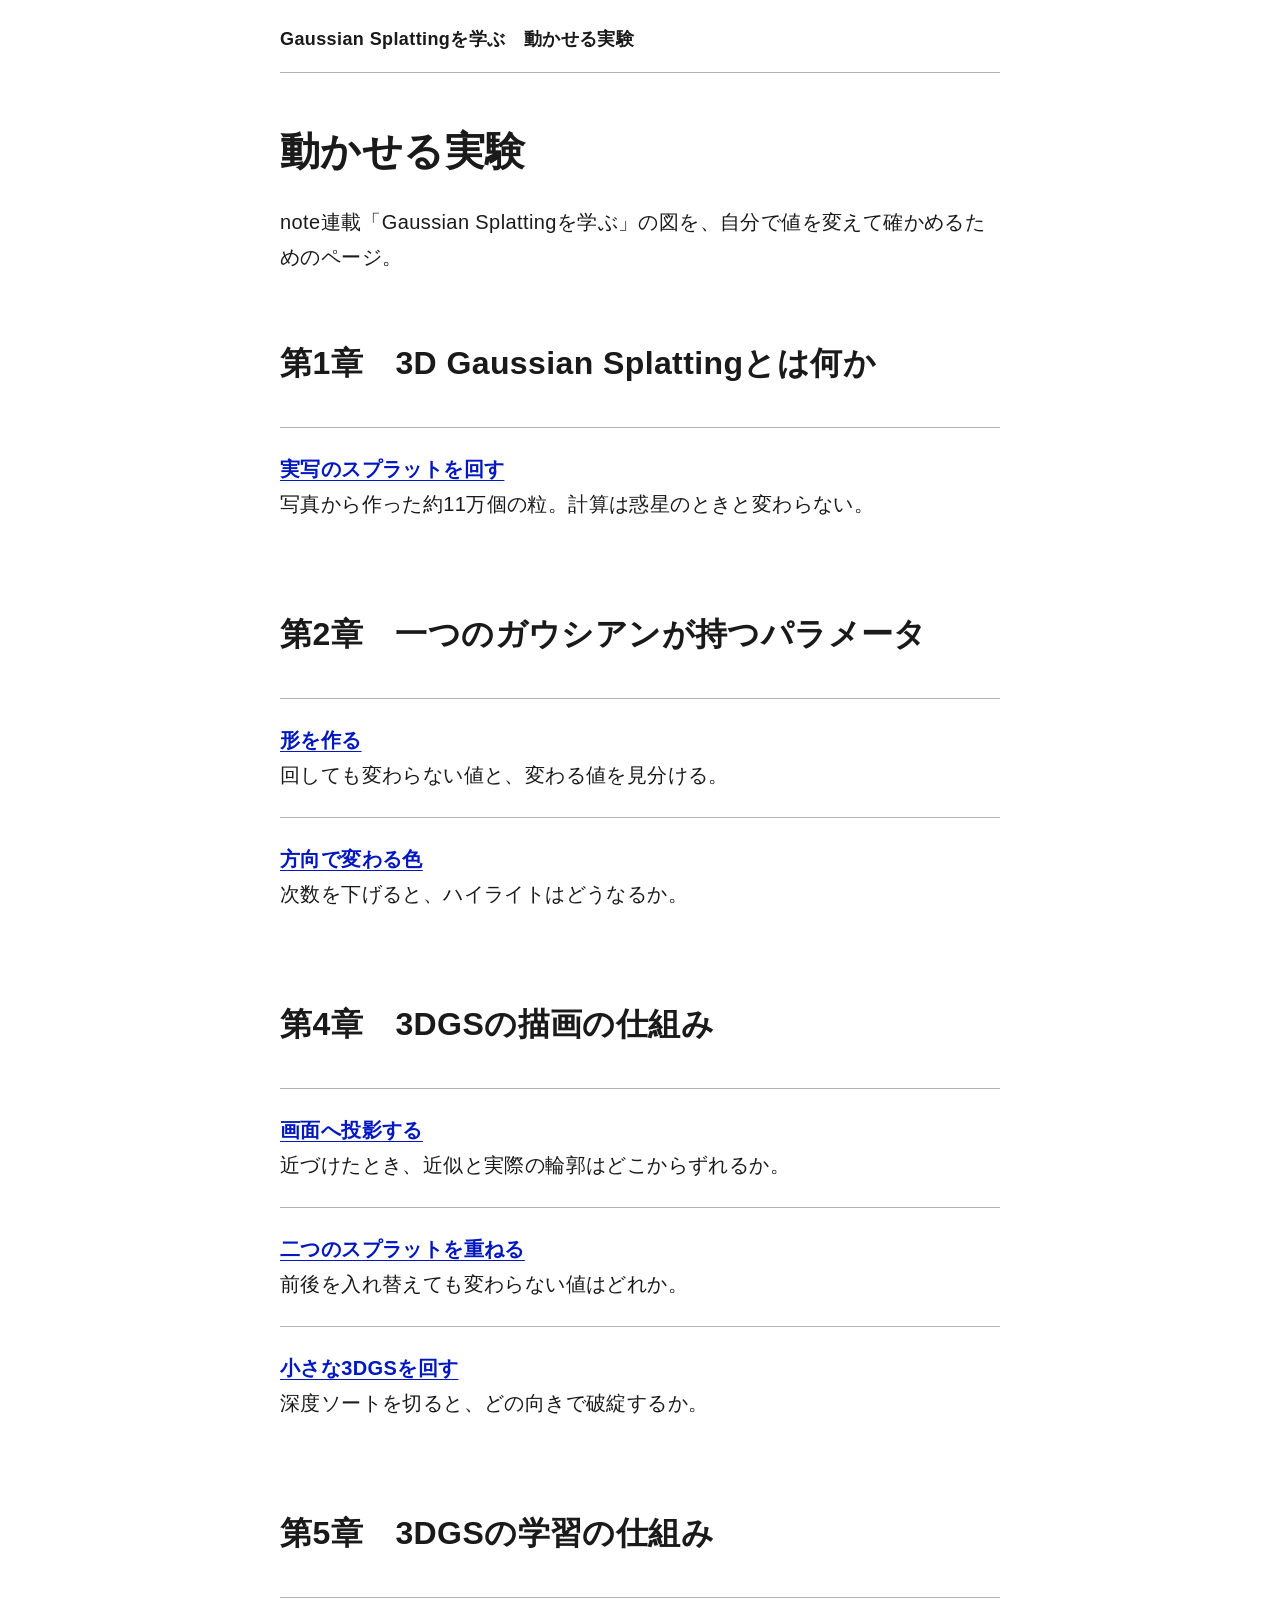
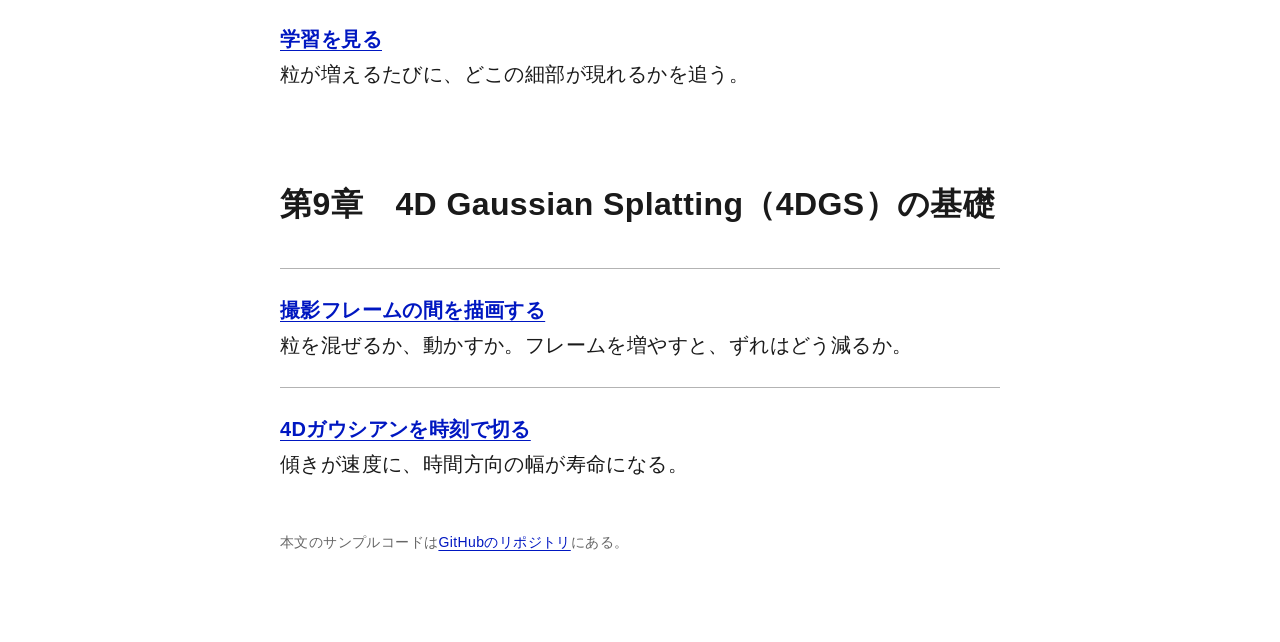
<file: docs/index.html>
<!doctype html>
<html lang="ja">
<head>
<meta charset="utf-8">
<meta name="viewport" content="width=device-width, initial-scale=1">
<meta name="color-scheme" content="light dark">
<title>動かせる実験 | Gaussian Splattingを学ぶ</title>
<link rel="stylesheet" href="./site.css">
</head>
<body>
<header class="site-header"><a class="site-title" href="./">Gaussian Splattingを学ぶ　動かせる実験</a></header>
<main id="main">
<h1>動かせる実験</h1>
<p class="lead">note連載「Gaussian Splattingを学ぶ」の図を、自分で値を変えて確かめるためのページ。</p>
<h2>第1章　3D Gaussian Splattingとは何か</h2>
<ul class="lab-list"><li><a href="./lab/real3d/">実写のスプラットを回す</a><br>写真から作った約11万個の粒。計算は惑星のときと変わらない。</li></ul>
<h2>第2章　一つのガウシアンが持つパラメータ</h2>
<ul class="lab-list"><li><a href="./lab/covariance/">形を作る</a><br>回しても変わらない値と、変わる値を見分ける。</li><li><a href="./lab/sh/">方向で変わる色</a><br>次数を下げると、ハイライトはどうなるか。</li></ul>
<h2>第4章　3DGSの描画の仕組み</h2>
<ul class="lab-list"><li><a href="./lab/projection/">画面へ投影する</a><br>近づけたとき、近似と実際の輪郭はどこからずれるか。</li><li><a href="./lab/compositing/">二つのスプラットを重ねる</a><br>前後を入れ替えても変わらない値はどれか。</li><li><a href="./lab/splat3d/">小さな3DGSを回す</a><br>深度ソートを切ると、どの向きで破綻するか。</li></ul>
<h2>第5章　3DGSの学習の仕組み</h2>
<ul class="lab-list"><li><a href="./lab/training/">学習を見る</a><br>粒が増えるたびに、どこの細部が現れるかを追う。</li></ul>
<h2>第9章　4D Gaussian Splatting（4DGS）の基礎</h2>
<ul class="lab-list"><li><a href="./lab/interp/">撮影フレームの間を描画する</a><br>粒を混ぜるか、動かすか。フレームを増やすと、ずれはどう減るか。</li><li><a href="./lab/spacetime/">4Dガウシアンを時刻で切る</a><br>傾きが速度に、時間方向の幅が寿命になる。</li></ul>
<p class="fine">本文のサンプルコードは<a href="https://github.com/satoooh/gaussian-splatting-guide/tree/main/code">GitHubのリポジトリ</a>にある。</p>
</main>
</body>
</html>
</file>
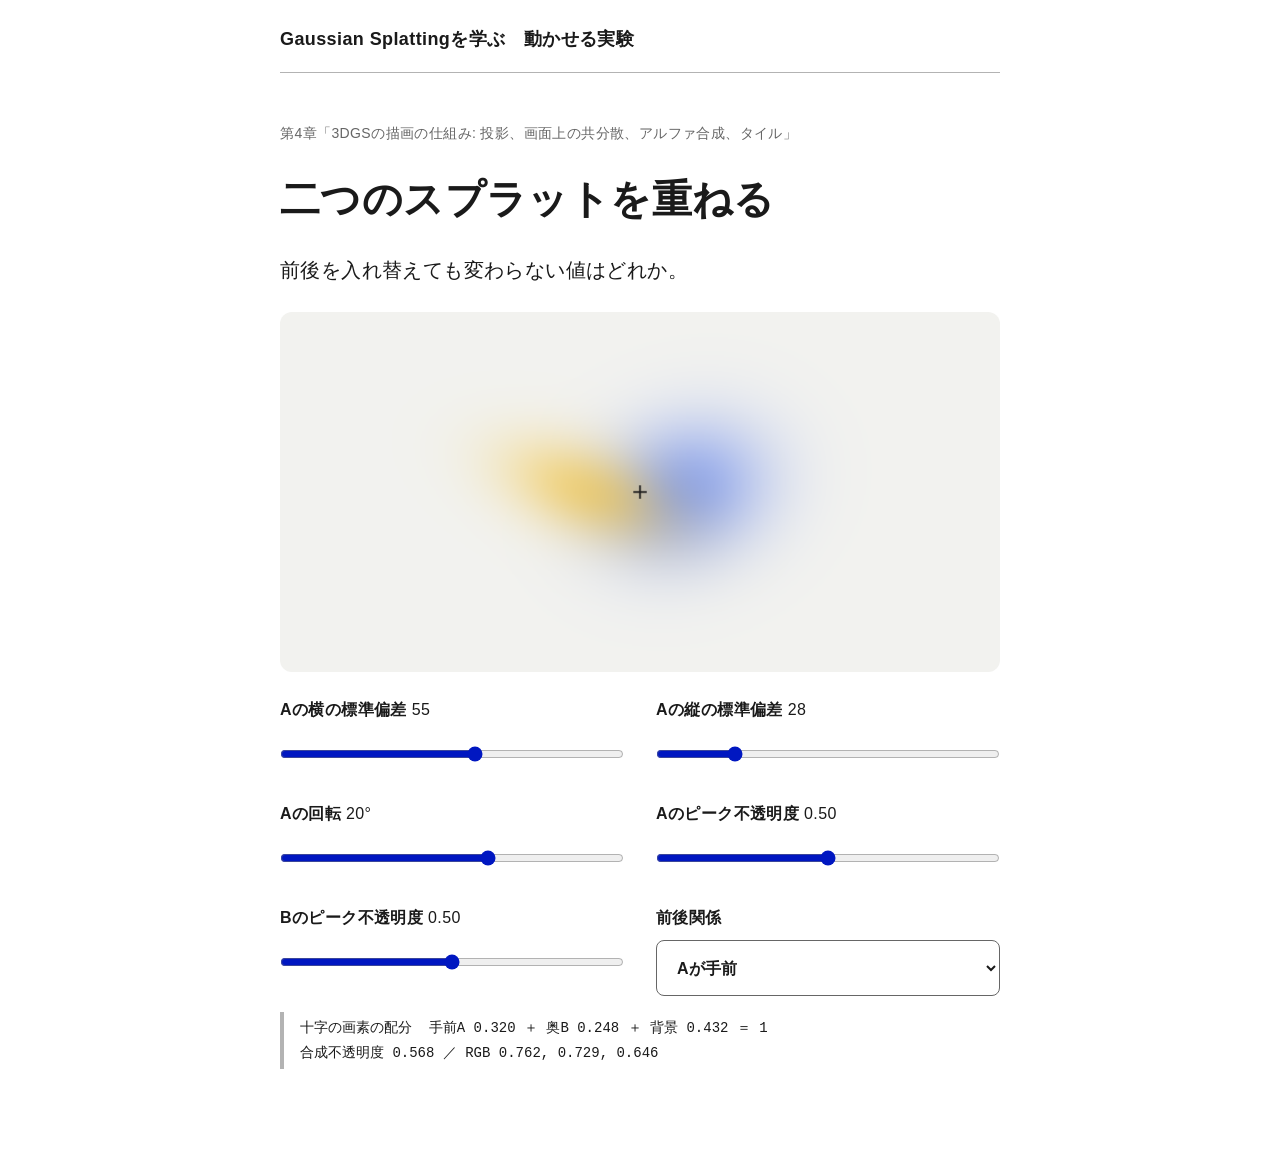
<file: docs/lab/compositing/index.html>
<!doctype html>
<html lang="ja">
<head>
<meta charset="utf-8">
<meta name="viewport" content="width=device-width, initial-scale=1">
<meta name="color-scheme" content="light dark">
<title>二つのスプラットを重ねる | Gaussian Splattingを学ぶ</title>
<link rel="stylesheet" href="../../site.css">
</head>
<body>
<header class="site-header"><a class="site-title" href="../../">Gaussian Splattingを学ぶ　動かせる実験</a></header>
<main id="main">
<p class="eyebrow">第4章「3DGSの描画の仕組み: 投影、画面上の共分散、アルファ合成、タイル」</p>
<h1>二つのスプラットを重ねる</h1>
<p class="lead">前後を入れ替えても変わらない値はどれか。</p>
<div data-lab="compositing"><noscript>この実験にはJavaScriptが必要です。</noscript></div>
<script type="module">
import { mountLab } from '../../labs/loaders.mjs';
const host = document.querySelector('[data-lab]');
mountLab(host.dataset.lab, host);
</script>
</main>
</body>
</html>
</file>
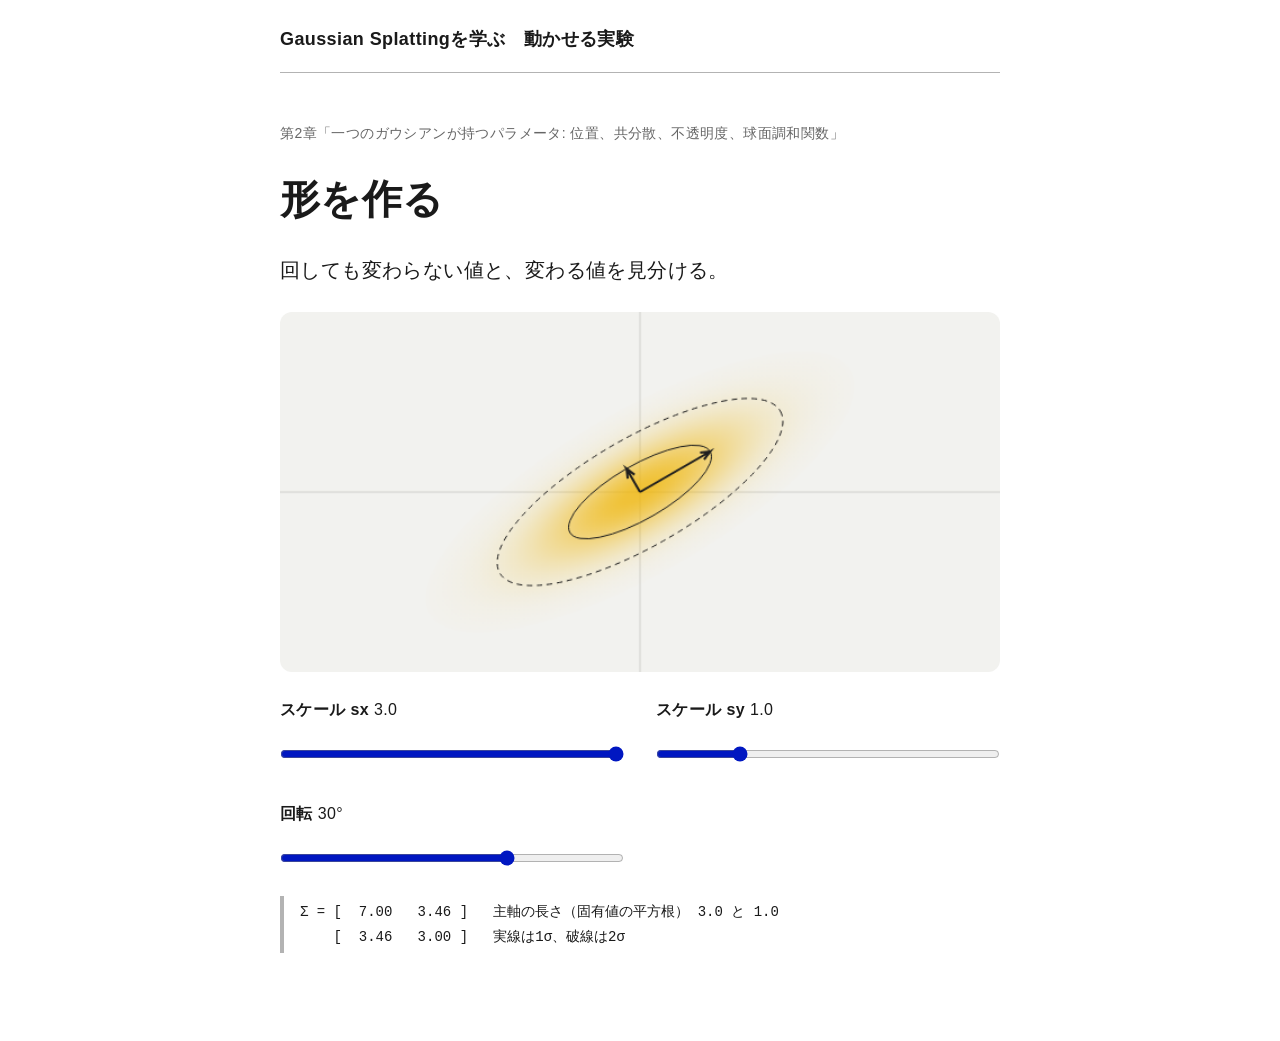
<file: docs/lab/covariance/index.html>
<!doctype html>
<html lang="ja">
<head>
<meta charset="utf-8">
<meta name="viewport" content="width=device-width, initial-scale=1">
<meta name="color-scheme" content="light dark">
<title>形を作る | Gaussian Splattingを学ぶ</title>
<link rel="stylesheet" href="../../site.css">
</head>
<body>
<header class="site-header"><a class="site-title" href="../../">Gaussian Splattingを学ぶ　動かせる実験</a></header>
<main id="main">
<p class="eyebrow">第2章「一つのガウシアンが持つパラメータ: 位置、共分散、不透明度、球面調和関数」</p>
<h1>形を作る</h1>
<p class="lead">回しても変わらない値と、変わる値を見分ける。</p>
<div data-lab="covariance"><noscript>この実験にはJavaScriptが必要です。</noscript></div>
<script type="module">
import { mountLab } from '../../labs/loaders.mjs';
const host = document.querySelector('[data-lab]');
mountLab(host.dataset.lab, host);
</script>
</main>
</body>
</html>
</file>
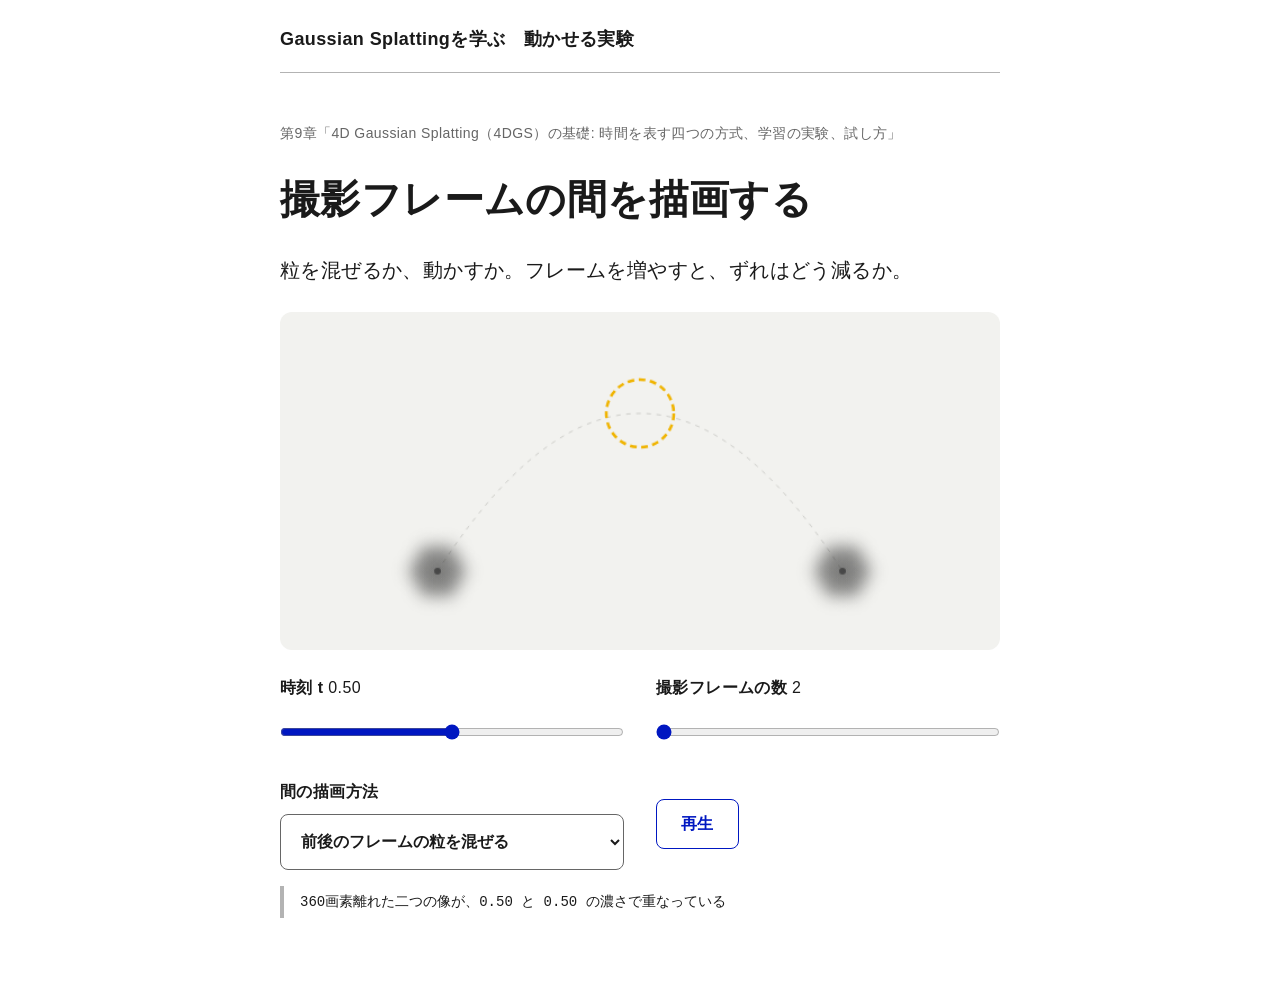
<file: docs/lab/interp/index.html>
<!doctype html>
<html lang="ja">
<head>
<meta charset="utf-8">
<meta name="viewport" content="width=device-width, initial-scale=1">
<meta name="color-scheme" content="light dark">
<title>撮影フレームの間を描画する | Gaussian Splattingを学ぶ</title>
<link rel="stylesheet" href="../../site.css">
</head>
<body>
<header class="site-header"><a class="site-title" href="../../">Gaussian Splattingを学ぶ　動かせる実験</a></header>
<main id="main">
<p class="eyebrow">第9章「4D Gaussian Splatting（4DGS）の基礎: 時間を表す四つの方式、学習の実験、試し方」</p>
<h1>撮影フレームの間を描画する</h1>
<p class="lead">粒を混ぜるか、動かすか。フレームを増やすと、ずれはどう減るか。</p>
<div data-lab="interp"><noscript>この実験にはJavaScriptが必要です。</noscript></div>
<script type="module">
import { mountLab } from '../../labs/loaders.mjs';
const host = document.querySelector('[data-lab]');
mountLab(host.dataset.lab, host);
</script>
</main>
</body>
</html>
</file>
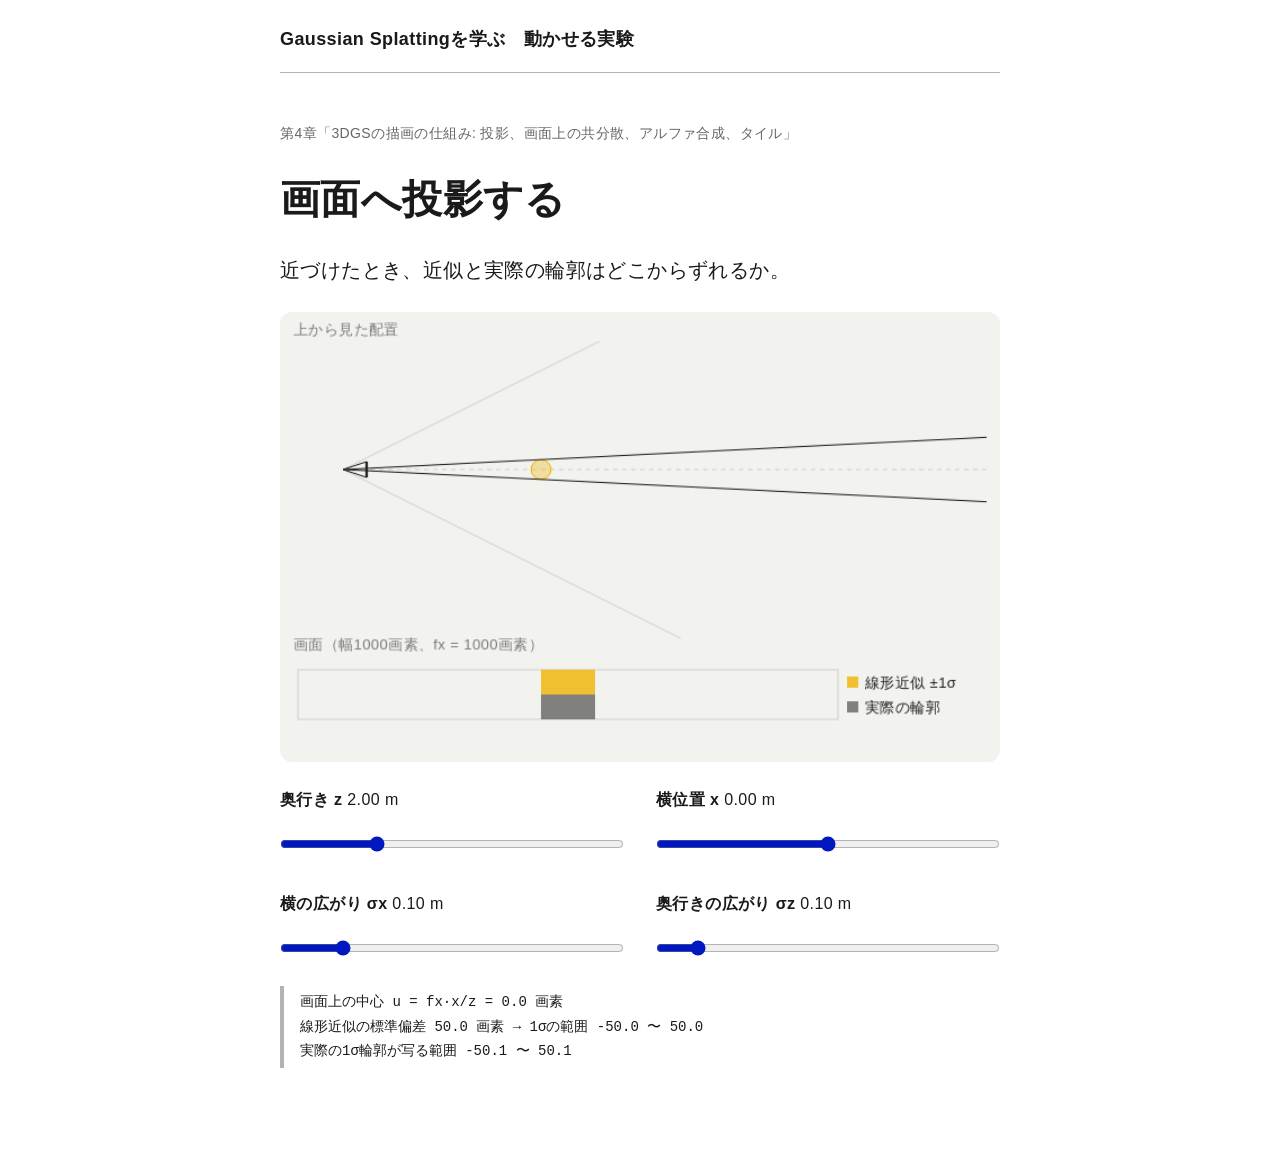
<file: docs/lab/projection/index.html>
<!doctype html>
<html lang="ja">
<head>
<meta charset="utf-8">
<meta name="viewport" content="width=device-width, initial-scale=1">
<meta name="color-scheme" content="light dark">
<title>画面へ投影する | Gaussian Splattingを学ぶ</title>
<link rel="stylesheet" href="../../site.css">
</head>
<body>
<header class="site-header"><a class="site-title" href="../../">Gaussian Splattingを学ぶ　動かせる実験</a></header>
<main id="main">
<p class="eyebrow">第4章「3DGSの描画の仕組み: 投影、画面上の共分散、アルファ合成、タイル」</p>
<h1>画面へ投影する</h1>
<p class="lead">近づけたとき、近似と実際の輪郭はどこからずれるか。</p>
<div data-lab="projection"><noscript>この実験にはJavaScriptが必要です。</noscript></div>
<script type="module">
import { mountLab } from '../../labs/loaders.mjs';
const host = document.querySelector('[data-lab]');
mountLab(host.dataset.lab, host);
</script>
</main>
</body>
</html>
</file>
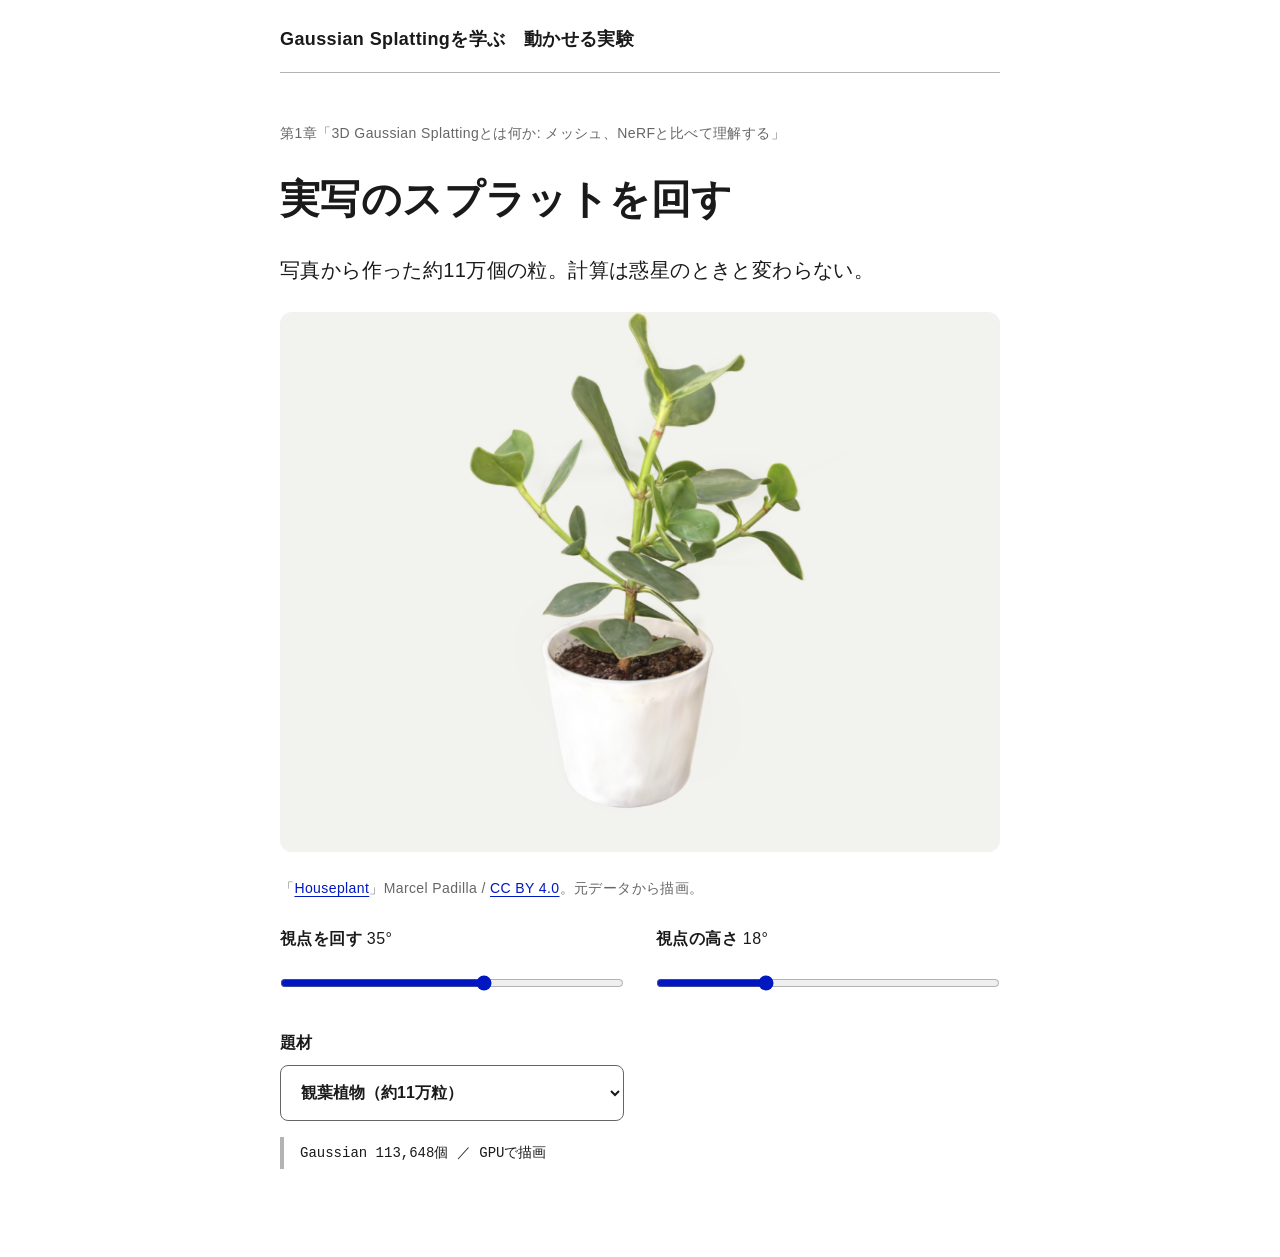
<file: docs/lab/real3d/index.html>
<!doctype html>
<html lang="ja">
<head>
<meta charset="utf-8">
<meta name="viewport" content="width=device-width, initial-scale=1">
<meta name="color-scheme" content="light dark">
<title>実写のスプラットを回す | Gaussian Splattingを学ぶ</title>
<link rel="stylesheet" href="../../site.css">
</head>
<body>
<header class="site-header"><a class="site-title" href="../../">Gaussian Splattingを学ぶ　動かせる実験</a></header>
<main id="main">
<p class="eyebrow">第1章「3D Gaussian Splattingとは何か: メッシュ、NeRFと比べて理解する」</p>
<h1>実写のスプラットを回す</h1>
<p class="lead">写真から作った約11万個の粒。計算は惑星のときと変わらない。</p>
<div data-lab="real3d"><noscript>この実験にはJavaScriptが必要です。</noscript></div>
<script type="module">
import { mountLab } from '../../labs/loaders.mjs';
const host = document.querySelector('[data-lab]');
mountLab(host.dataset.lab, host);
</script>
</main>
</body>
</html>
</file>
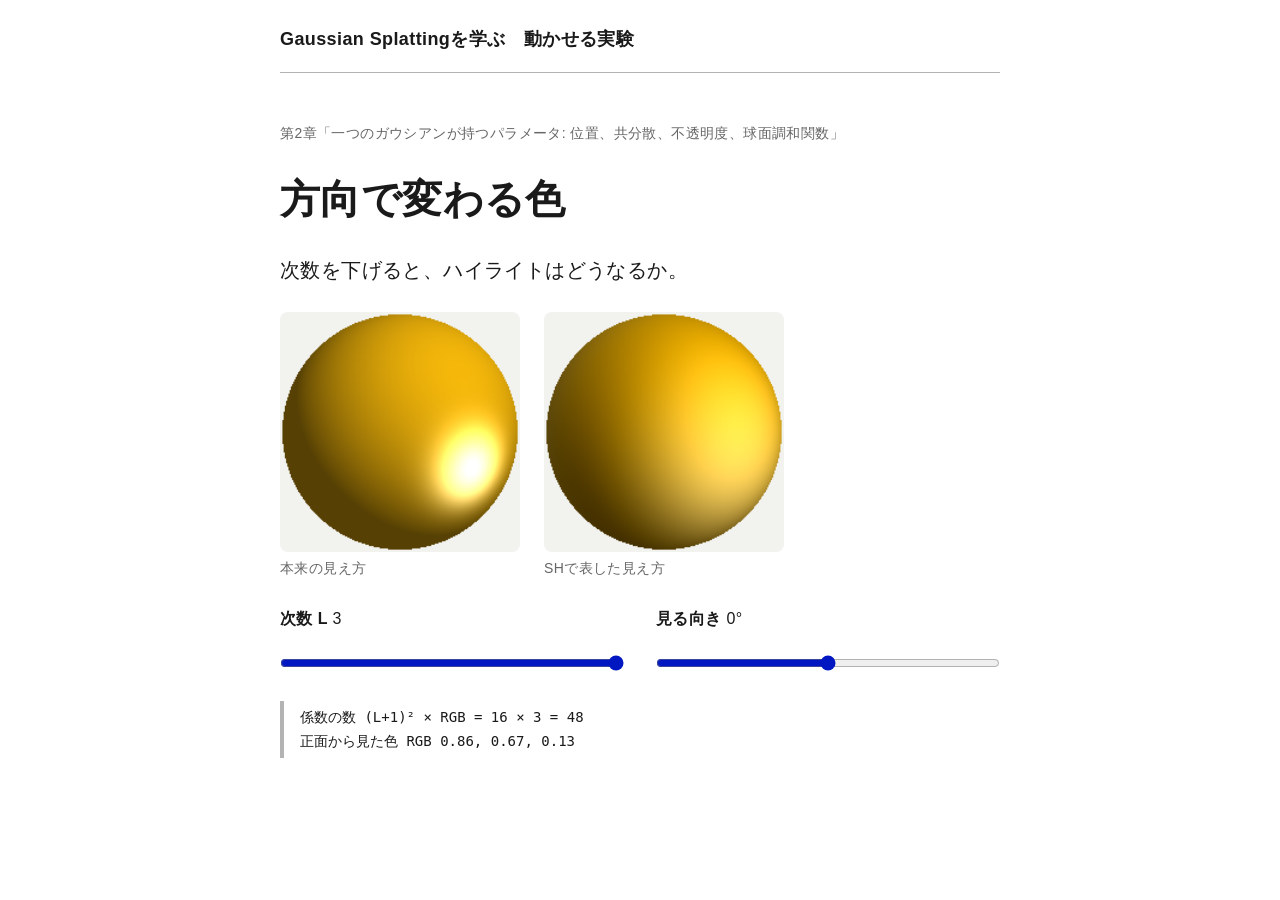
<file: docs/lab/sh/index.html>
<!doctype html>
<html lang="ja">
<head>
<meta charset="utf-8">
<meta name="viewport" content="width=device-width, initial-scale=1">
<meta name="color-scheme" content="light dark">
<title>方向で変わる色 | Gaussian Splattingを学ぶ</title>
<link rel="stylesheet" href="../../site.css">
</head>
<body>
<header class="site-header"><a class="site-title" href="../../">Gaussian Splattingを学ぶ　動かせる実験</a></header>
<main id="main">
<p class="eyebrow">第2章「一つのガウシアンが持つパラメータ: 位置、共分散、不透明度、球面調和関数」</p>
<h1>方向で変わる色</h1>
<p class="lead">次数を下げると、ハイライトはどうなるか。</p>
<div data-lab="sh"><noscript>この実験にはJavaScriptが必要です。</noscript></div>
<script type="module">
import { mountLab } from '../../labs/loaders.mjs';
const host = document.querySelector('[data-lab]');
mountLab(host.dataset.lab, host);
</script>
</main>
</body>
</html>
</file>
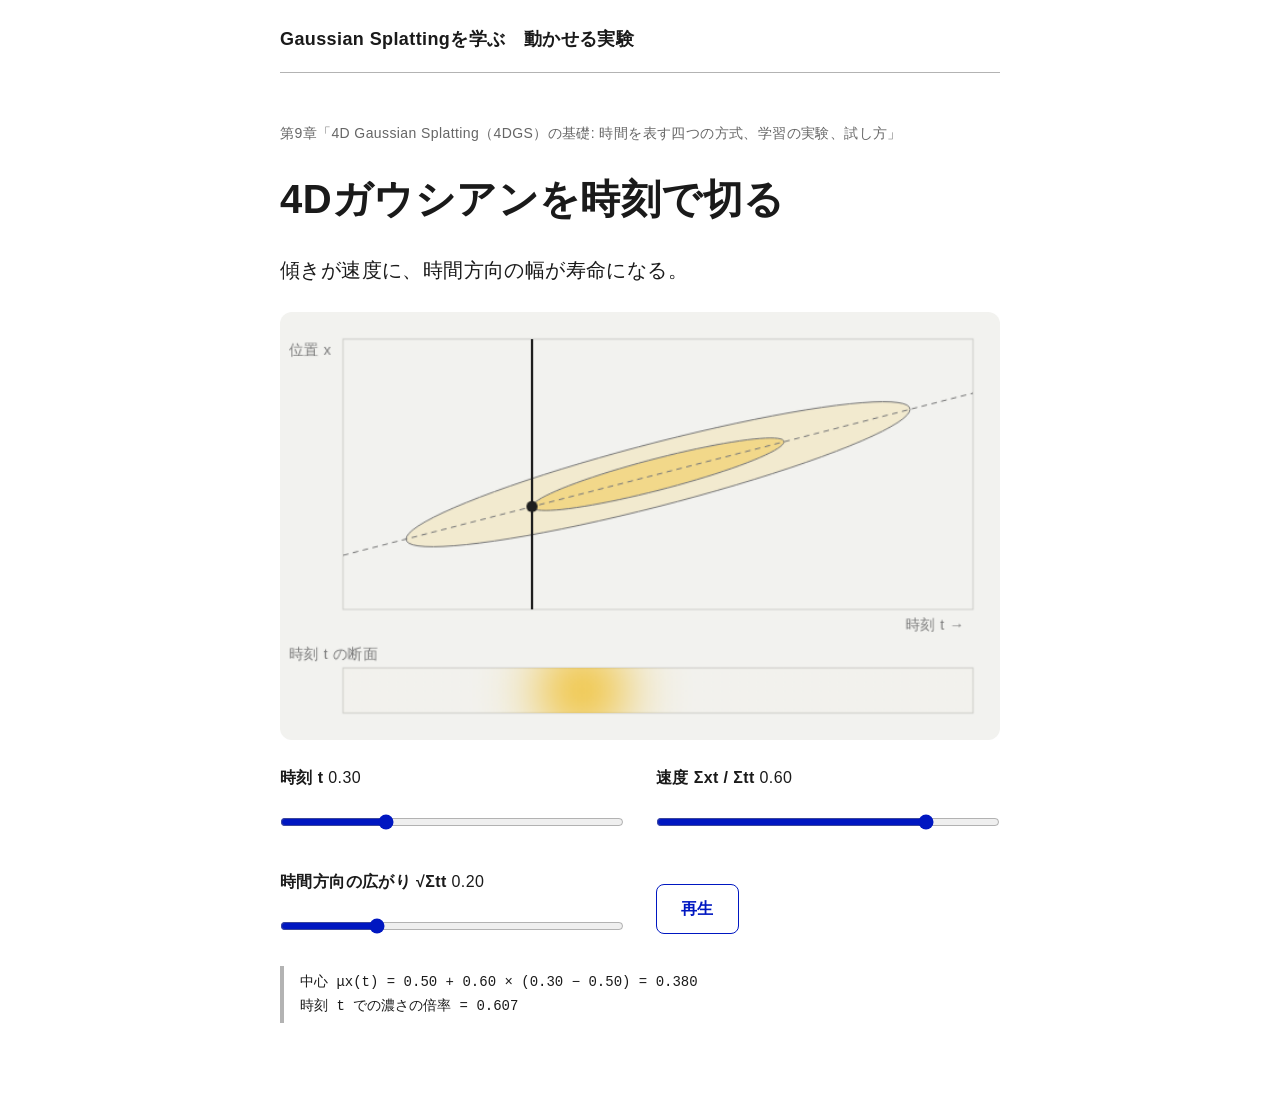
<file: docs/lab/spacetime/index.html>
<!doctype html>
<html lang="ja">
<head>
<meta charset="utf-8">
<meta name="viewport" content="width=device-width, initial-scale=1">
<meta name="color-scheme" content="light dark">
<title>4Dガウシアンを時刻で切る | Gaussian Splattingを学ぶ</title>
<link rel="stylesheet" href="../../site.css">
</head>
<body>
<header class="site-header"><a class="site-title" href="../../">Gaussian Splattingを学ぶ　動かせる実験</a></header>
<main id="main">
<p class="eyebrow">第9章「4D Gaussian Splatting（4DGS）の基礎: 時間を表す四つの方式、学習の実験、試し方」</p>
<h1>4Dガウシアンを時刻で切る</h1>
<p class="lead">傾きが速度に、時間方向の幅が寿命になる。</p>
<div data-lab="spacetime"><noscript>この実験にはJavaScriptが必要です。</noscript></div>
<script type="module">
import { mountLab } from '../../labs/loaders.mjs';
const host = document.querySelector('[data-lab]');
mountLab(host.dataset.lab, host);
</script>
</main>
</body>
</html>
</file>
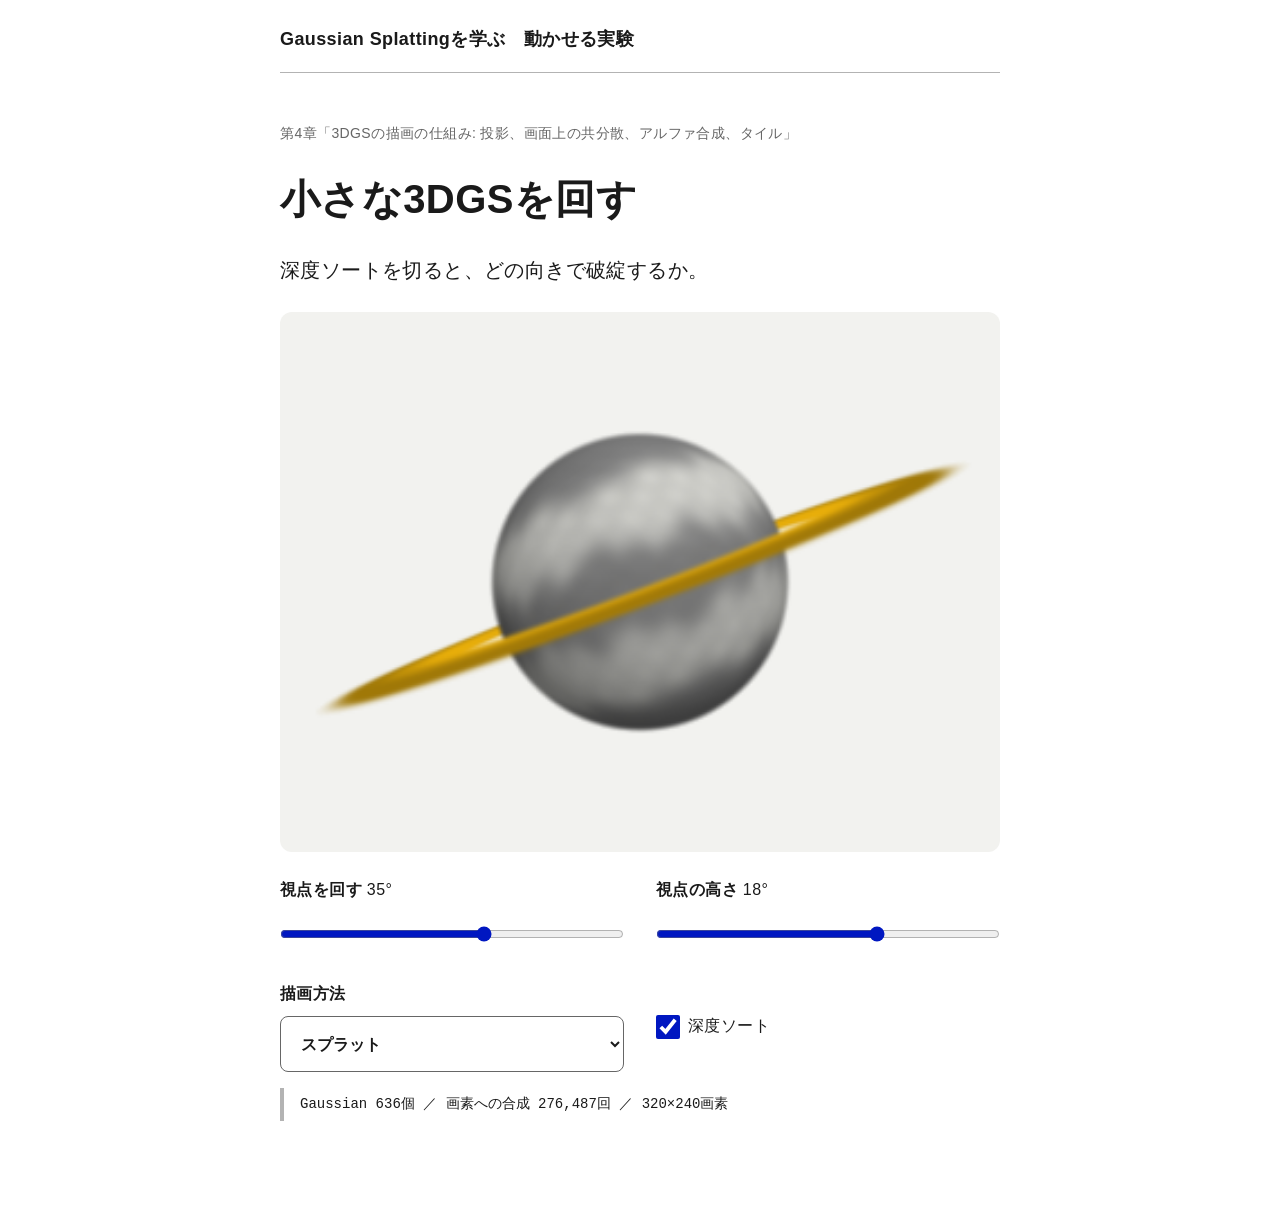
<file: docs/lab/splat3d/index.html>
<!doctype html>
<html lang="ja">
<head>
<meta charset="utf-8">
<meta name="viewport" content="width=device-width, initial-scale=1">
<meta name="color-scheme" content="light dark">
<title>小さな3DGSを回す | Gaussian Splattingを学ぶ</title>
<link rel="stylesheet" href="../../site.css">
</head>
<body>
<header class="site-header"><a class="site-title" href="../../">Gaussian Splattingを学ぶ　動かせる実験</a></header>
<main id="main">
<p class="eyebrow">第4章「3DGSの描画の仕組み: 投影、画面上の共分散、アルファ合成、タイル」</p>
<h1>小さな3DGSを回す</h1>
<p class="lead">深度ソートを切ると、どの向きで破綻するか。</p>
<div data-lab="splat3d"><noscript>この実験にはJavaScriptが必要です。</noscript></div>
<script type="module">
import { mountLab } from '../../labs/loaders.mjs';
const host = document.querySelector('[data-lab]');
mountLab(host.dataset.lab, host);
</script>
</main>
</body>
</html>
</file>
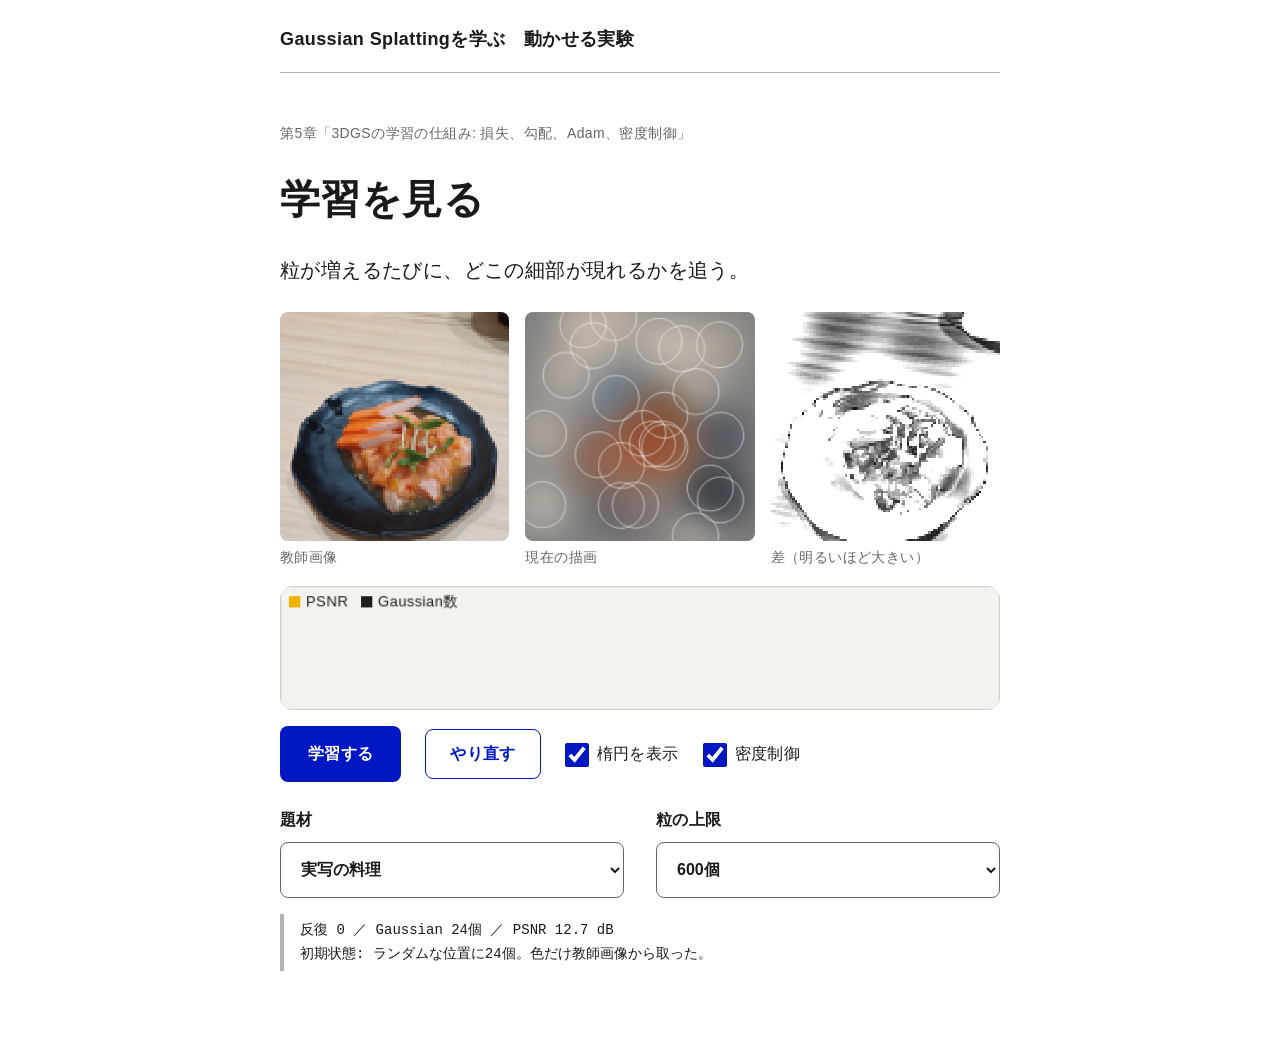
<file: docs/lab/training/index.html>
<!doctype html>
<html lang="ja">
<head>
<meta charset="utf-8">
<meta name="viewport" content="width=device-width, initial-scale=1">
<meta name="color-scheme" content="light dark">
<title>学習を見る | Gaussian Splattingを学ぶ</title>
<link rel="stylesheet" href="../../site.css">
</head>
<body>
<header class="site-header"><a class="site-title" href="../../">Gaussian Splattingを学ぶ　動かせる実験</a></header>
<main id="main">
<p class="eyebrow">第5章「3DGSの学習の仕組み: 損失、勾配、Adam、密度制御」</p>
<h1>学習を見る</h1>
<p class="lead">粒が増えるたびに、どこの細部が現れるかを追う。</p>
<div data-lab="training"><noscript>この実験にはJavaScriptが必要です。</noscript></div>
<script type="module">
import { mountLab } from '../../labs/loaders.mjs';
const host = document.querySelector('[data-lab]');
mountLab(host.dataset.lab, host);
</script>
</main>
</body>
</html>
</file>
<file: docs/site.css>
:root {
  color-scheme: light dark;
  --paper: light-dark(#ffffff, #1a1a1a);
  --ink: light-dark(#1a1a1a, #f2f2f2);
  --muted: light-dark(#666666, #b3b3b3);
  --line: light-dark(#b3b3b3, #666666);
  --wash: light-dark(#f2f2f2, #333333);
  --link: light-dark(#0017c1, #c5d7fb);
  --link-hover: light-dark(#00118f, #ffffff);
  --visited: light-dark(#8b008b, #ef95ef);
  --primary: #0017c1;
  --primary-hover: #00118f;
  --primary-active: #000071;
  --control-border: light-dark(#666666, #b3b3b3);
  --error: light-dark(#b90000, #ffaaaa);
  --font-sans: 'Noto Sans JP', -apple-system, BlinkMacSystemFont, 'Hiragino Kaku Gothic ProN', 'Yu Gothic', sans-serif;
  --font-mono: 'Noto Sans Mono', ui-monospace, SFMono-Regular, Menlo, monospace;
}
* { box-sizing: border-box; }
html { scroll-behavior: smooth; scroll-padding-top: 32px; }
body {
  margin: 0;
  background: var(--paper);
  color: var(--ink);
  font-family: var(--font-sans);
  font-size: 20px;
  line-height: 1.75;
  letter-spacing: .02em;
  overflow-wrap: anywhere;
}
a { color: var(--link); text-decoration-thickness: 1px; text-underline-offset: .2em; }
a:visited { color: var(--visited); }
a:hover { color: var(--link-hover); text-decoration-thickness: 3px; }
:focus-visible {
  outline: 4px solid #000000;
  outline-offset: 2px;
  box-shadow: 0 0 0 2px #ffd43d;
}
button, input, select { font: inherit; }
button, .button-primary {
  display: inline-flex;
  justify-content: center;
  align-items: center;
  min-height: 48px;
  max-width: 100%;
  border: 1px solid var(--link);
  border-radius: 8px;
  padding: 12px 24px;
  background: var(--paper);
  color: var(--link);
  font-size: 16px;
  font-weight: 700;
  line-height: 1.5;
  letter-spacing: .02em;
  text-align: center;
  cursor: pointer;
}
.button-primary, .button-primary:visited, button[type='submit'] {
  border: 4px double transparent;
  background: var(--primary);
  color: #ffffff;
  text-decoration: none;
}
.button-primary:hover, button[type='submit']:hover {
  background: var(--primary-hover);
  color: #ffffff;
  text-decoration: underline;
  text-decoration-thickness: 1px;
}
.button-primary:active, button[type='submit']:active { background: var(--primary-active); }
button:disabled {
  border-color: var(--line);
  background: var(--wash);
  color: var(--muted);
  cursor: not-allowed;
}
select, input[type='date'] {
  width: 100%;
  min-width: 0;
  min-height: 56px;
  border: 1px solid var(--control-border);
  border-radius: 8px;
  padding: 12px 16px;
  background: var(--paper);
  color: var(--ink);
  font-size: 16px;
  line-height: 1.5;
}
select:hover, input[type='date']:hover { border-color: var(--ink); }
input[type='checkbox'], input[type='radio'] {
  width: 24px;
  height: 24px;
  margin: 2px 0 0;
  flex: 0 0 24px;
  accent-color: var(--link);
}
input[type='range'] { width: 100%; min-width: 0; min-height: 44px; margin: 0; accent-color: var(--link); }
.site-header, main, .site-footer { width: min(100% - 64px, 720px); margin-inline: auto; }
.site-header {
  display: flex;
  flex-wrap: wrap;
  align-items: center;
  justify-content: space-between;
  gap: 8px 24px;
  border-bottom: 1px solid var(--line);
  padding-block: 24px 16px;
}
.site-title, .site-title:visited { color: var(--ink); font-size: 18px; font-weight: 700; text-decoration: none; }
.site-header nav { display: flex; flex-wrap: wrap; gap: 0 24px; font-size: 16px; }
.site-header nav a {
  display: inline-flex;
  align-items: center;
  min-height: 48px;
  border-bottom: 4px solid transparent;
  padding-top: 4px;
  color: var(--ink);
  text-decoration: none;
}
.site-header nav a:hover { border-bottom-color: var(--line); }
.site-header nav a[aria-current='page'] { border-bottom-color: var(--link); color: var(--link); font-weight: 700; }
main { padding-block: 48px 64px; }
h1, h2, h3 { font-weight: 700; line-height: 1.5; }
h1 { margin: 0 0 24px; font-size: 40px; letter-spacing: .01em; }
h2 { margin: 64px 0 24px; font-size: 32px; }
h3 { margin: 40px 0 16px; font-size: 24px; }
p { margin: 24px 0; }
li { margin-block: 8px; }
ul, ol { padding-left: 1.5em; }
.lead { font-size: 20px; line-height: 1.75; }
.fine, .eyebrow { color: var(--muted); font-size: 14px; line-height: 1.75; }
.eyebrow { margin-top: 0; }
.article-header .fine { margin-block: 16px; }
.start-links { display: flex; flex-wrap: wrap; align-items: center; gap: 16px 32px; margin-block: 32px 48px; font-size: 16px; }
.contents-part { margin-top: 48px; }
.contents-part h2 { margin: 0 0 16px; font-size: 24px; }
.chapter-list { margin: 0; padding: 0; list-style: none; }
.chapter-list li { display: grid; grid-template-columns: 32px minmax(0, 1fr) auto; align-items: baseline; gap: 16px; margin: 0; padding: 24px 0; border-top: 1px solid var(--line); }
.chapter-list a { display: inline-block; padding-block: 4px; font-size: 20px; font-weight: 700; }
.chapter-list p { margin: 8px 0 0; color: var(--muted); font-size: 16px; }
.chapter-list .chapter-labs, .chapter-list .chapter-labs a { display: inline; padding: 0; font-size: 14px; font-weight: 400; }
.hero-lab { margin-block: 32px 8px; }
.hero-lab canvas { cursor: grab; }
.chapter-number { color: var(--muted); font-size: 18px; font-variant-numeric: tabular-nums; }
.chapter-progress { color: var(--muted); font-size: 14px; white-space: nowrap; }
.toc { border-block: 1px solid var(--line); margin-block: 32px 40px; padding-block: 8px; font-size: 16px; }
summary { min-height: 48px; padding-block: 10px; font-weight: 700; cursor: pointer; }
summary:hover { text-decoration: underline; text-underline-offset: .2em; }
.toc ol { margin: 8px 0 16px; }
.prose { margin-top: 32px; }
.prose h2:first-child { margin-top: 24px; }
.prose img { max-width: 100%; height: auto; }
.prose p:has(> img) { overflow-x: auto; overscroll-behavior-x: contain; }
.prose p > img[src*="/figures/"], .prose p > img[src^="data:image/svg+xml"] { display: block; width: 720px; min-width: 720px; max-width: none; }
.figure-list { padding: 0; list-style: none; }
.figure-list > li { margin: 40px 0; }
.diagram-scroll { overflow-x: auto; overscroll-behavior-x: contain; }
.figure-list img { display: block; width: 720px; min-width: 720px; height: auto; }
.figure-list h2 { margin: 0 0 16px; font-size: 24px; }
/* 本文の強調（**…**）は、要点に引く黄色のマーカー。表の中も同じ */
.prose strong { font-weight: 700; background: linear-gradient(transparent 60%, light-dark(#f0b40080, #ffd24a55) 60%); }
.prose blockquote { margin: 32px 0; border-left: 4px solid var(--line); padding: 8px 24px; }
.prose blockquote p { margin-block: 8px; }
code { font-family: var(--font-mono); font-size: .85em; letter-spacing: 0; }
:not(pre) > code { border-radius: 4px; background: var(--wash); padding: .15em .3em; }
pre { max-width: 100%; overflow-x: auto; border: 1px solid var(--line); border-radius: 8px; padding: 24px; background: var(--wash) !important; line-height: 1.75; }
pre code { font-size: 16px; }
table { display: block; width: 100%; overflow-x: auto; border-collapse: collapse; margin-block: 32px; font-size: 16px; line-height: 1.75; }
td, th { min-width: 80px; word-break: auto-phrase; border-bottom: 1px solid var(--line); padding: 16px; text-align: left; vertical-align: top; }
th { background: var(--wash); font-weight: 700; }
.checkpoint-section { margin-top: 64px; border-top: 1px solid var(--line); padding-top: 8px; }
.checkpoint-section h2 { margin: 24px 0 16px; font-size: 24px; }
.checkpoints { display: grid; gap: 8px; }
.checkpoints label, .task-check, .quiz-option { display: flex; align-items: flex-start; gap: 16px; min-height: 48px; padding-block: 8px; font-size: 17px; cursor: pointer; }
.chapter-nav { display: grid; grid-template-columns: minmax(0, 1fr) minmax(0, 1fr); gap: 32px; margin-top: 48px; border-top: 1px solid var(--line); padding-top: 24px; font-size: 16px; }
.chapter-nav a { display: inline-block; min-height: 48px; padding-block: 8px; }
.chapter-nav > div:last-child { text-align: right; }
.site-footer { display: flex; flex-wrap: wrap; justify-content: space-between; gap: 16px; border-top: 1px solid var(--line); padding-block: 24px 48px; color: var(--muted); font-size: 14px; }
.reference-list { margin: 0; padding: 0; list-style: none; }
.reference-list li { margin: 0; padding-block: 24px; border-bottom: 1px solid var(--line); }
.reference-list h2 { margin: 0; font-size: 20px; }
.reference-list p { margin-bottom: 0; font-size: 16px; }
[role='alert'] { color: var(--error); font-size: 16px; font-weight: 700; }
.skip { position: absolute; left: -100vw; }
.skip:focus { left: 16px; top: 8px; z-index: 10; padding: 8px 16px; background: #ffd43d; color: #000000; }
.controls { display: grid; grid-template-columns: repeat(2, minmax(0, 1fr)); gap: 24px 32px; margin-block: 32px; }
.controls label { display: flex; flex-direction: column; gap: 8px; min-width: 0; font-size: 16px; font-weight: 700; }
.controls output { font-weight: 400; font-variant-numeric: tabular-nums; }
.lab-frame { overflow: hidden; border-radius: 12px; }
.lab-frame canvas { display: block; width: 100%; height: auto; }
.lab-readout { font-family: var(--font-mono); font-size: 14px; line-height: 1.75; letter-spacing: 0; }
.lab-widget { margin-block: 24px; }
.lab-widget .controls { margin-block: 24px 16px; }
.lab-widget figure { margin: 0; min-width: 0; }
.lab-widget figure canvas { display: block; width: 100%; height: auto; border-radius: 8px; }
.lab-widget figcaption { margin-top: 4px; color: var(--muted); font-size: 14px; }
.lab-pixels { image-rendering: pixelated; }
.lab-trio { display: grid; grid-template-columns: repeat(3, minmax(0, 1fr)); gap: 16px; margin-bottom: 16px; }
.lab-pair { display: grid; grid-template-columns: repeat(2, minmax(0, 240px)); gap: 24px; }
.lab-actions { display: flex; flex-wrap: wrap; align-items: center; gap: 16px 24px; margin-block: 16px; }
.lab-toggle { display: inline-flex; flex-direction: row !important; align-items: center; gap: 8px !important; min-height: 48px; font-size: 16px; font-weight: 400 !important; cursor: pointer; }
.lab-readout { margin: 16px 0 0; border: 0; border-left: 4px solid var(--line); border-radius: 0; padding: 4px 16px; background: none !important; white-space: pre-wrap; }
/* 読み出し（数値の文字）は画像に入れない。数値は本文とキャプションに書く */
.still .site-header, .still .site-footer, .still .skip, .still main > :not([data-lab]), .still .controls, .still .lab-actions, .still .lab-readout { display: none; }
/* 画像の地を絵と同じ色（src/labs/ui.mjs の LIGHT.paper）で埋めて、角の外に白が残らないようにする。noteの暗い画面では白い角が目立つ */
.still body { background: #f2f2ef; }
.still main { width: 620px; margin: 0; padding: 0; } /* noteが表示する幅。scripts/export-note-images.mjs と export-lab-gifs.mjs もこの幅で撮る */
.still .lab-widget { margin: 0; padding: 15px; } /* 59分割グリッドの余白。絵と文字が画像の端に付かないようにする */
.lab-embed { margin: 40px 0; border-block: 1px solid var(--line); padding-block: 16px 24px; }
.lab-embed > figcaption { font-size: 16px; font-weight: 700; }
.lab-list { margin: 40px 0 0; padding: 0; list-style: none; }
.lab-list li { margin: 0; border-top: 1px solid var(--line); padding-block: 24px; }
.lab-list a { font-size: 20px; font-weight: 700; }
.lab-list p { margin: 8px 0 0; font-size: 16px; }
.summary { margin-block: 16px; border-left: 4px solid var(--line); padding-left: 36px; font-size: 17px; }
.glossary > div { border-top: 1px solid var(--line); padding-block: 16px; }
.glossary dt { font-weight: 700; }
.glossary dt span { margin-left: 8px; color: var(--muted); font-size: 14px; font-weight: 400; }
.glossary dd { margin: 4px 0 0; font-size: 17px; }
.task-group { border-top: 1px solid var(--line); padding-block: 16px; }
.task-group h2 { margin-top: 24px; font-size: 24px; }
.task-list { margin: 0; padding: 0; list-style: none; }
.task-list > li { margin-block: 24px; }
.task-meta { color: var(--muted); font-size: 14px; }
.task-links { display: flex; flex-wrap: wrap; gap: 8px 24px; padding-left: 40px; font-size: 16px; }
.task-note { margin: 8px 0; padding-left: 40px; color: var(--muted); font-size: 16px; }
.quiz-question { min-width: 0; margin: 32px 0; border: 0; border-top: 1px solid var(--line); padding: 16px 0 0; }
.quiz-question legend { max-width: 100%; padding: 0 8px 0 0; font-size: 20px; font-weight: 700; }
.quiz-option { margin-block: 8px; }
.quiz-feedback { font-size: 16px; }
.quiz-feedback::before { content: attr(data-result) '。'; font-weight: 700; }
.quiz-actions { display: flex; flex-wrap: wrap; align-items: center; gap: 24px; font-size: 17px; }
[hidden] { display: none !important; }
@media (prefers-color-scheme: dark) {
  .astro-code, .astro-code span { color: var(--shiki-dark) !important; }
}
@media (max-width: 600px) {
  body { font-size: 17px; }
  .site-header, main, .site-footer { width: calc(100% - 32px); }
  .site-header { padding-block: 16px 8px; }
  .site-header nav { gap: 0 24px; }
  main { padding-block: 32px 48px; }
  h1 { font-size: 32px; }
  h2 { margin-top: 48px; font-size: 28px; }
  h3 { font-size: 22px; }
  .lead { font-size: 18px; }
  .chapter-list li { grid-template-columns: 24px minmax(0, 1fr); gap: 8px 16px; }
  .chapter-list a { font-size: 18px; }
  .chapter-progress { grid-column: 2; }
  .controls { grid-template-columns: 1fr; gap: 24px; }
  .lab-trio { gap: 8px; }
  .chapter-nav { gap: 16px; }
  pre, td, th { padding: 16px; }
  pre code { font-size: 14px; }
  .quiz-question legend { font-size: 18px; }
}
@media (prefers-reduced-motion: reduce) { html { scroll-behavior: auto; } }
@media (forced-colors: active) {
  :focus-visible { outline: 4px solid CanvasText; box-shadow: none; }
  .button-primary, .button-primary:visited, button { background: ButtonFace; color: ButtonText; border: 2px solid ButtonText; }
  a { color: LinkText; }
  a:visited { color: VisitedText; }
  button:disabled { color: GrayText; border-color: GrayText; }
  .site-header nav a[aria-current='page'] { border-bottom-color: Highlight; }
}
@media print {
  :root { color-scheme: light; }
  body { font-size: 11pt; line-height: 1.7; }
  .site-header, .site-footer, .toc, .chapter-nav, .controls, .start-links, .skip, .lab-embed, .lab-widget { display: none; }
  main { width: 100%; max-width: none; padding: 0; }
  h1 { font-size: 24pt; }
  h2 { font-size: 18pt; }
  h3 { font-size: 14pt; }
  a, a:visited { color: inherit; }
  pre { white-space: pre-wrap; overflow-wrap: anywhere; }
  .astro-code, .astro-code span { color: var(--ink) !important; }
  h2, h3 { break-after: avoid; }
  .checkpoint-section { break-inside: avoid; }
  .prose p:has(> img) { overflow: visible; break-inside: avoid; }
  .prose p > img[src*="/figures/"], .prose p > img[src^="data:image/svg+xml"] { width: 100%; min-width: 0; max-width: 100%; }
  .diagram-scroll { overflow: visible; break-inside: avoid; }
  .figure-list img { width: 100%; min-width: 0; max-width: 100%; }
}
.prose figure { margin: 2rem 0; }
.prose figcaption { margin-top: .6rem; font-size: .875rem; line-height: 1.7; color: var(--muted, #787c7b); text-align: center; }
.prose .math { margin: 1.5rem 0; overflow-x: auto; }
.prose rt { font-size: .5em; }
</file>
